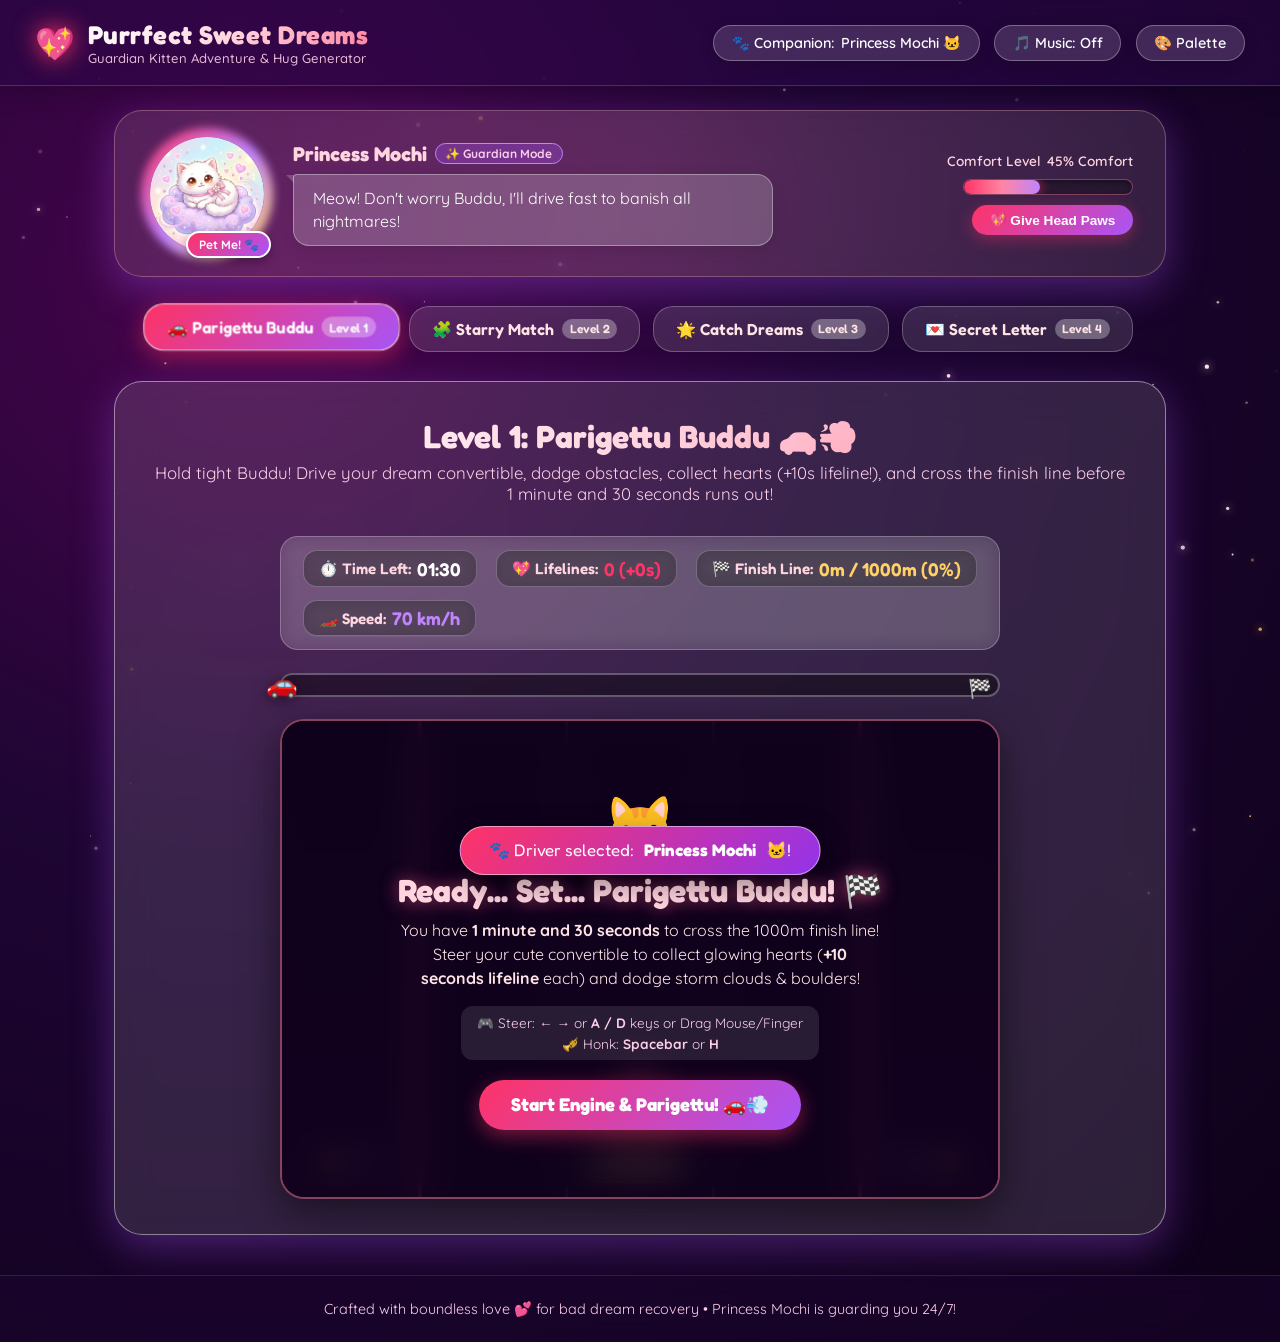
<file: index.html>
<!DOCTYPE html>
<html lang="en">
<head>
  <meta charset="UTF-8">
  <meta name="viewport" content="width=device-width, initial-scale=1.0, maximum-scale=1.0, user-scalable=no">
  <title>Purrfect Sweet Dreams ✨ For Na Buddu</title>
  <meta name="description" content="A comforting, sweet, and playful 2D game created with love to banish bad dreams and bring infinite smiles, cuddles, and sweet purrs.">
  <link rel="stylesheet" href="style.css?v=9">
  <link rel="icon" href="data:image/svg+xml,<svg xmlns='http://www.w3.org/2000/svg' viewBox='0 0 100 100'><text y='.9em' font-size='90'>🐱</text></svg>">
  <style>
    /* Direct Embedded Runner & Modal Styles to prevent browser caching */
    .runner-game-wrapper {
      display: flex !important;
      flex-direction: column !important;
      gap: 1.2rem !important;
      width: 100% !important;
      max-width: 720px !important;
      margin: 0 auto !important;
    }
    .runner-hud {
      display: flex !important;
      flex-direction: row !important;
      justify-content: space-between !important;
      align-items: center !important;
      gap: 0.8rem !important;
      flex-wrap: wrap !important;
      padding: 0.8rem 1.4rem !important;
      background: rgba(255, 255, 255, 0.12) !important;
      border: 1px solid rgba(255, 255, 255, 0.25) !important;
      border-radius: 18px !important;
      backdrop-filter: blur(10px) !important;
    }
    .runner-hud .hud-item {
      display: flex !important;
      align-items: center !important;
      gap: 0.4rem !important;
      font-weight: 600 !important;
      font-size: 0.95rem !important;
      background: rgba(0, 0, 0, 0.35) !important;
      border: 1px solid rgba(255, 255, 255, 0.25) !important;
      padding: 0.4rem 0.9rem !important;
      border-radius: 14px !important;
      color: #fff !important;
      width: auto !important;
    }
    .hud-timer-box.hurry {
      animation: timerPanic 0.8s infinite alternate !important;
      background: rgba(255, 0, 60, 0.5) !important;
      border-color: #ff003c !important;
    }
    .road-progress-track {
      position: relative !important;
      width: 100% !important;
      height: 24px !important;
      background: rgba(0, 0, 0, 0.4) !important;
      border: 2px solid rgba(255, 255, 255, 0.3) !important;
      border-radius: 20px !important;
      overflow: visible !important;
      display: flex !important;
      align-items: center !important;
      margin: 0.2rem 0 !important;
    }
    .road-progress-fill {
      height: 100% !important;
      width: 0% !important;
      background: linear-gradient(90deg, #ff608f, #ffd166) !important;
      border-radius: 20px !important;
      box-shadow: 0 0 14px rgba(255, 96, 143, 0.7) !important;
      transition: width 0.15s ease-out !important;
    }
    .road-progress-car {
      position: absolute !important;
      top: -8px !important;
      left: 0% !important;
      transform: translateX(-50%) !important;
      font-size: 1.6rem !important;
      transition: left 0.15s ease-out !important;
      filter: drop-shadow(0 2px 8px rgba(0,0,0,0.5)) !important;
      pointer-events: none !important;
    }
    .road-progress-flag {
      position: absolute !important;
      right: 6px !important;
      font-size: 1.2rem !important;
      top: 1px !important;
    }
    .runner-canvas-wrapper {
      position: relative !important;
      width: 100% !important;
      height: 480px !important;
      max-height: 70vh !important;
      border-radius: 24px !important;
      overflow: hidden !important;
      border: 2px solid rgba(255, 133, 162, 0.5) !important;
      box-shadow: 0 12px 40px rgba(0, 0, 0, 0.5) !important;
      background: #0d0118 !important;
      margin: 0 auto !important;
    }
    #runner-canvas {
      width: 100% !important;
      height: 100% !important;
      display: block !important;
      cursor: grab !important;
    }
    #runner-canvas:active {
      cursor: grabbing !important;
    }
    .runner-overlay {
      position: absolute !important;
      inset: 0 !important;
      background: rgba(15, 2, 28, 0.88) !important;
      backdrop-filter: blur(14px) !important;
      -webkit-backdrop-filter: blur(14px) !important;
      display: flex !important;
      flex-direction: column !important;
      justify-content: center !important;
      align-items: center !important;
      padding: 1.8rem !important;
      text-align: center !important;
      z-index: 20 !important;
      transition: opacity 0.3s ease, visibility 0.3s ease !important;
    }
    .runner-overlay.hidden {
      opacity: 0 !important;
      visibility: hidden !important;
      pointer-events: none !important;
    }
    .overlay-character-badge {
      font-size: 3.8rem !important;
      margin-bottom: 0.4rem !important;
      animation: catGentleBob 2s infinite ease-in-out !important;
    }
    .overlay-title {
      font-family: var(--font-fun) !important;
      font-size: 2rem !important;
      color: #ffd6e0 !important;
      margin-bottom: 0.5rem !important;
      text-shadow: 0 0 18px rgba(255, 96, 143, 0.6) !important;
    }
    .overlay-desc {
      color: #ffe4e6 !important;
      max-width: 480px !important;
      font-size: 1rem !important;
      line-height: 1.5 !important;
      margin-bottom: 1rem !important;
    }
    .overlay-controls-guide {
      display: flex !important;
      flex-direction: column !important;
      gap: 0.3rem !important;
      font-size: 0.85rem !important;
      color: #fbcfe8 !important;
      background: rgba(255, 255, 255, 0.1) !important;
      padding: 0.5rem 1rem !important;
      border-radius: 12px !important;
      margin-bottom: 1.2rem !important;
    }
    .runner-mobile-controls {
      position: absolute !important;
      bottom: 14px !important;
      left: 0 !important;
      right: 0 !important;
      display: flex !important;
      justify-content: space-between !important;
      padding: 0 1.2rem !important;
      pointer-events: none !important;
      z-index: 10 !important;
    }
    .steer-btn {
      pointer-events: auto !important;
      background: rgba(43, 7, 75, 0.75) !important;
      backdrop-filter: blur(8px) !important;
      border: 1px solid rgba(255, 255, 255, 0.4) !important;
      color: #fff !important;
      font-family: var(--font-fun) !important;
      font-size: 1rem !important;
      padding: 0.6rem 1.3rem !important;
      border-radius: 16px !important;
      cursor: pointer !important;
      box-shadow: 0 6px 20px rgba(0, 0, 0, 0.4) !important;
      transition: transform 0.1s ease, background 0.2s ease !important;
    }
    .steer-btn:active {
      transform: scale(0.92) !important;
      background: var(--primary-pink) !important;
    }
    .steer-honk {
      background: rgba(255, 209, 102, 0.4) !important;
      border-color: #ffd166 !important;
      color: #ffd166 !important;
    }
    .memory-grid {
      display: grid !important;
      grid-template-columns: repeat(5, 1fr) !important;
      gap: 1rem !important;
      max-width: 680px !important;
      margin: 0 auto !important;
    }
    @media (max-width: 640px) {
      .memory-grid {
        grid-template-columns: repeat(4, 1fr) !important;
        gap: 0.75rem !important;
        max-width: 500px !important;
      }
    }
    @media (max-width: 440px) {
      .memory-grid {
        grid-template-columns: repeat(4, 1fr) !important;
        gap: 0.5rem !important;
      }
      .card-face {
        border-radius: 14px !important;
      }
      .card-back::after {
        font-size: 1.6rem !important;
      }
      .card-front {
        font-size: 1.6rem !important;
      }
      .card-label {
        font-size: 0.58rem !important;
      }
    }
  </style></head>
<body>

  <!-- Dynamic Starfield & Heart Trail Canvas -->
  <canvas id="dream-canvas"></canvas>



  <!-- Header Navigation -->
  <header class="app-header">
    <div class="logo-container">
      <span class="logo-heart">💖</span>
      <div>
        <h1 class="brand-title">Purrfect Sweet Dreams</h1>
        <div class="brand-subtitle">Guardian Kitten Adventure & Hug Generator</div>
      </div>
    </div>

    <div class="header-controls">
      <button class="icon-btn" id="character-select-btn" title="Choose animal companion" aria-label="Choose companion">
        🐾 Companion: <span id="current-char-pill">Princess Mochi 🐱</span>
      </button>
      <button class="icon-btn" id="bgm-toggle-btn" title="Toggle cozy lullaby music" aria-label="Toggle music">
        🎵 Music: Off
      </button>
      <button class="icon-btn" id="theme-toggle-btn" title="Switch pastel aesthetic" aria-label="Switch aesthetic">
        🎨 Palette
      </button>
    </div>
  </header>

  <!-- Main Stage Container -->
  <main class="main-stage">

    <!-- Interactive 2D Cat Companion Banner -->
    <section class="cat-companion-wrapper" id="cat-companion-section">
      <div class="companion-left">
        <!-- Interactive Cat Avatar with 2D motion and glow -->
        <div class="cat-avatar-box" id="cat-avatar" title="Click or tap to pet me!">
          <div class="cat-avatar-glow"></div>
          <div class="cat-avatar-inner">
            <img src="assets/cat_hero.jpg" alt="Princess Mochi the Dream Guardian Kitten" id="companion-img" class="cat-avatar-img">
          </div>
          <div class="cat-pet-badge">Pet Me! 🐾</div>
        </div>

        <div class="companion-speech">
          <div class="companion-name">
            <span id="cat-name-display">Princess Mochi</span>
            <span class="status-pill">✨ Guardian Mode</span>
          </div>
          <div class="bubble-dialog" id="cat-speech-text">
            "Meow! Don't worry Buddu, bad dreams are not allowed here! Let's play and turn everything into cotton candy!"
          </div>
        </div>
      </div>

      <div class="companion-right">
        <div class="meter-label">
          <span>Comfort Level</span>
          <span id="happiness-text">45% Comfort</span>
        </div>
        <div class="meter-track">
          <div class="meter-fill" id="happiness-fill"></div>
        </div>
        <button class="pet-btn-quick" id="quick-pet-btn">
          <span>💖 Give Head Paws</span>
        </button>
      </div>
    </section>

    <!-- Stage Navigation Tabs -->
    <nav class="stage-tabs" aria-label="Game navigation">
      <button class="tab-btn active" data-tab="runner">
        <span>🚗 Parigettu Buddu</span>
        <span class="tab-badge">Level 1</span>
      </button>
      <button class="tab-btn" data-tab="memory">
        <span>🧩 Starry Match</span>
        <span class="tab-badge">Level 2</span>
      </button>
      <button class="tab-btn" data-tab="arcade">
        <span>🌟 Catch Dreams</span>
        <span class="tab-badge">Level 3</span>
      </button>
      <button class="tab-btn" data-tab="vault">
        <span>💌 Secret Letter</span>
        <span class="tab-badge">Level 4</span>
      </button>
    </nav>

    <!-- Stage Panels Content -->
    <section class="stage-content">

      <!-- ==============================================
           PANEL 1: Parigettu Buddu (Car Runner Game)
           ============================================== -->
      <article class="game-panel active" id="panel-runner">
        <div class="panel-header">
          <h2>Level 1: Parigettu Buddu 🚗💨</h2>
          <p>Hold tight Buddu! Drive your dream convertible, dodge obstacles, collect hearts (+10s lifeline!), and cross the finish line before 1 minute and 30 seconds runs out!</p>
        </div>

        <div class="runner-game-wrapper">
          <!-- Runner HUD -->
          <div class="runner-hud">
            <div class="hud-item hud-timer-box" id="runner-timer-box">
              <span class="hud-label">⏱️ Time Left:</span>
              <span class="hud-value" id="runner-timer-val">01:30</span>
            </div>
            <div class="hud-item">
              <span class="hud-label">💖 Lifelines:</span>
              <span class="hud-value" id="runner-hearts-val" style="color: #ff3366;">0 (+0s)</span>
            </div>
            <div class="hud-item">
              <span class="hud-label">🏁 Finish Line:</span>
              <span class="hud-value" id="runner-distance-val" style="color: #ffd166;">0m / 1000m (0%)</span>
            </div>
            <div class="hud-item">
              <span class="hud-label">🏎️ Speed:</span>
              <span class="hud-value" id="runner-speed-val" style="color: #c084fc;">70 km/h</span>
            </div>
          </div>

          <!-- Road Distance Progress Track -->
          <div class="road-progress-track">
            <div class="road-progress-fill" id="road-progress-fill" style="width: 0%;"></div>
            <div class="road-progress-car" id="road-progress-car">🚗</div>
            <div class="road-progress-flag">🏁</div>
          </div>

          <!-- Interactive Canvas Stage -->
          <div class="runner-canvas-wrapper" id="runner-canvas-wrapper">
            <canvas id="runner-canvas"></canvas>

            <!-- Pre-race / Pause / Finish Overlay -->
            <div class="runner-overlay" id="runner-overlay">
              <div class="overlay-character-badge" id="runner-overlay-driver">🐱</div>
              <h3 class="overlay-title" id="runner-overlay-title">Ready... Set... Parigettu Buddu! 🏁</h3>
              <p class="overlay-desc" id="runner-overlay-desc">
                You have <strong>1 minute and 30 seconds</strong> to cross the 1000m finish line! Steer your cute convertible to collect glowing hearts (<strong>+10 seconds lifeline</strong> each) and dodge storm clouds & boulders!
              </p>
              <div class="overlay-controls-guide">
                <span>🎮 Steer: <strong>← →</strong> or <strong>A / D</strong> keys or Drag Mouse/Finger</span>
                <span>🎺 Honk: <strong>Spacebar</strong> or <strong>H</strong></span>
              </div>
              <button class="action-btn" id="runner-start-btn" onclick="startRunnerGame()">
                Start Engine & Parigettu! 🚗💨
              </button>
            </div>

            <!-- On-screen Steer Controls for Mobile & Quick Play -->
            <div class="runner-mobile-controls">
              <button class="steer-btn" id="steer-left-btn" aria-label="Steer Left">◀️ Left</button>
              <button class="steer-btn steer-honk" id="steer-honk-btn" aria-label="Honk Horn">🎺 Beep!</button>
              <button class="steer-btn" id="steer-right-btn" aria-label="Steer Right">Right ▶️</button>
            </div>
          </div>
        </div>
      </article>

      <!-- ==============================================
           PANEL 2: Cozy Memory Match Puzzle
           ============================================== -->
      <article class="game-panel" id="panel-memory">
        <div class="panel-header">
          <h2>Level 2: The Constellation Match</h2>
          <p>Flip and match the cozy dream items to align the stars of peace and love!</p>
        </div>

        <div class="memory-stats">
          <div class="stat-pill">
            <span>Moves:</span>
            <span id="memory-moves" style="color: #ffd166;">0</span>
          </div>
          <div class="stat-pill">
            <span>Pairs Aligned:</span>
            <span id="memory-matches" style="color: #ff85a2;">0 / 10</span>
          </div>
        </div>

        <div class="memory-grid" id="memory-grid">
          <!-- Dynamically populated via JS -->
        </div>
      </article>

      <!-- ==============================================
           PANEL 3: Catch The Sweet Dreams (Hard Mode!)
           ============================================== -->
      <article class="game-panel" id="panel-arcade">
        <div class="panel-header">
          <h2>Level 3: Catch The Sweet Dreams 🌟</h2>
          <p>Challenging Dream Flight! Catch stars and sweets to reach <strong>500 points</strong>. You have <strong>3 Lives</strong>! Dodge lightning bolts, storm clouds & nightmare spikes or lose a life!</p>
        </div>

        <div class="game-canvas-wrapper">
          <div class="arcade-hud">
            <div class="hud-item">
              <span>⭐ Dream Score:</span>
              <span id="arcade-score-val" style="color: #ffd166;">0 / 500</span>
            </div>
            <div class="hud-item">
              <span>❤️ Lives:</span>
              <span id="arcade-lives-display" style="font-size: 1.25rem; letter-spacing: 2px;">❤️❤️❤️</span>
            </div>
            <div class="hud-item">
              <span>⚡ Speed Tempo:</span>
              <span id="arcade-speed-display" style="color: #ff85a2;">Gentle Breeze</span>
            </div>
          </div>

          <div class="arcade-overlay" id="arcade-overlay">
            <div style="font-size: 3rem; margin-bottom: 0.4rem;">🌟⚡🐾</div>
            <h3 style="font-family: var(--font-fun); font-size: 2rem; color: #ffd6e0; margin-bottom: 0.6rem;">
              Ready for Level 3: Star Glider?
            </h3>
            <p style="color: #fff; max-width: 460px; margin-bottom: 1.4rem; font-size: 1.05rem; line-height: 1.5;">
              Reach <strong>500 Points</strong> to unlock the Secret Letter! You have <strong>3 Lives</strong> ❤️❤️❤️. Starts slow and speeds up rapidly! <strong>Dodge all dark storm obstacles</strong>—each hit deducts 1 life!
            </p>
            <button class="action-btn" id="arcade-start-btn">
              Glide Into The Stars! 🚀
            </button>
          </div>

          <canvas id="arcade-canvas"></canvas>
        </div>
      </article>

      <!-- ==============================================
           PANEL 4: The Secret Love Note & Comfort Vault
           ============================================== -->
      <article class="game-panel" id="panel-vault">
        <div class="panel-header">
          <h2>Level 4: Secret Letter 💕</h2>
          <p>The finish line of love: your private, heartfelt letter from the bottom of my heart.</p>
        </div>

        <div class="vault-container">
          <!-- Heartwarming Customizable Love Letter -->
          <div class="love-letter-envelope">
            <div style="display: flex; justify-content: space-between; align-items: center; margin-bottom: 0.5rem;">
              <span class="letter-badge">💌 Sealed With Endless Love</span>
              <button class="icon-btn" id="edit-note-btn" style="font-size: 0.8rem; padding: 0.3rem 0.8rem;" title="Personalize this letter">
                ✏️ Edit Note
              </button>
            </div>

            <h3 class="letter-title">To My Sweetest <span id="girlfriend-display-name">Buddu</span> 💕</h3>

            <div class="letter-content" id="letter-body-text">Hey Buddu,

You did it! You made it all the way to the end. You just proved you can conquer any level, and I know that whatever life throws at us, we’ll always level up together. 

I am so incredibly grateful for you, for always clearing things with me, and for simply being who you are. You're the best yr, i stg im so glad that i meet you and yeah im sorry for everything and thank you for being with me, and my love for you is completely real.

Thank you baba for playing, but most importantly, thank you for being my person. I love you endlessly, Na Buddu!</div>

            <div class="letter-author">Forever Yours, With All My Heart 💕</div>
          </div>
        </div>
      </article>

    </section>
  </main>

  <!-- Sweet Toast Notifications -->
  <aside class="toast-notice" id="toast-notice" aria-live="polite">
    ✨ Welcome to your cozy dream sanctuary!
  </aside>

  <!-- Universal Defeat Screen (" YEAH, WHAAATEVER") -->
  <div class="defeat-overlay" id="defeat-modal" style="display: none;" role="dialog" aria-modal="true" aria-labelledby="defeat-title-el">
    <div class="defeat-card">
      <div class="defeat-decor-row">
        <span class="defeat-badge">Defeat? Impossible! 💅</span>
      </div>
      <div class="defeat-emoji-box" id="defeat-emoji-box">
        <div class="defeat-sticker" id="defeat-sticker">🙄</div>
      </div>
      <h2 class="defeat-title" id="defeat-title-el"> YEAH, WHAAATEVER</h2>
      <div class="defeat-speech-bubble" id="defeat-speech-bubble">
        "I wasn't trying anyway! It was just a warm-up rehearsal!"
      </div>
      <p class="defeat-msg" id="defeat-msg">
        Buddu didn't lose! The dream realm was just not ready for her absolute cuteness and speed! 💕
      </p>
      <div class="defeat-actions">
        <button class="action-btn retry-btn" id="defeat-retry-btn">
          ✨ Try Again Buddu! 💕
        </button>
        <button class="icon-btn" id="defeat-char-btn">
          🐾 Switch Companion
        </button>
      </div>
    </div>
  </div>

  <!-- Character Selection Modal -->
  <div class="character-modal-overlay" id="character-modal" style="display: none;" role="dialog" aria-modal="true">
    <div class="character-modal-card">
      <div class="modal-header">
        <div style="display: flex; align-items: center; gap: 0.6rem;">
          <span style="font-size: 1.8rem;">🐾</span>
          <div>
            <h3 style="font-family: var(--font-fun); font-size: 1.5rem; color: #ffd6e0;">Choose Buddu's Companion</h3>
            <div style="font-size: 0.85rem; color: #fbcfe8;">Select who drives your car in Parigettu Buddu!</div>
          </div>
        </div>
        <button class="modal-close-btn" id="close-character-modal-btn" aria-label="Close character modal">✕</button>
      </div>

      <div class="character-selection-grid" id="character-selection-grid">
        <!-- Dynamically rendered via JS -->
      </div>
    </div>
  </div>

  <!-- Edit Note Modal (For Personalization) -->
  <div id="edit-note-modal" style="display: none; position: fixed; inset: 0; background: rgba(15, 2, 28, 0.85); backdrop-filter: blur(10px); z-index: 2000; justify-content: center; align-items: center; padding: 1.5rem;">
    <div style="background: linear-gradient(135deg, #2b0938, #5b134b); border: 2px solid #ff85a2; border-radius: 24px; padding: 2rem; max-width: 520px; width: 100%; box-shadow: 0 15px 50px rgba(0,0,0,0.5);">
      <h3 style="font-family: var(--font-fun); font-size: 1.5rem; color: #ffd6e0; margin-bottom: 1rem;">
        💌 Personalize Your Love Message
      </h3>
      <div style="margin-bottom: 1rem;">
        <label for="girlfriend-name-input" style="display: block; font-size: 0.9rem; color: #fbcfe8; margin-bottom: 0.4rem; font-weight: 600;">Her Pet Name / Nickname:</label>
        <input id="girlfriend-name-input" type="text" style="width: 100%; padding: 0.7rem 1rem; border-radius: 12px; border: 1px solid rgba(255,255,255,0.3); background: rgba(0,0,0,0.25); color: #fff; font-size: 1rem; font-family: var(--font-main);" placeholder="e.g. My Princess, Sweet Angel, Honeybun...">
      </div>
      <div style="margin-bottom: 1.5rem;">
        <label for="note-textarea-input" style="display: block; font-size: 0.9rem; color: #fbcfe8; margin-bottom: 0.4rem; font-weight: 600;">Custom Heartfelt Note:</label>
        <textarea id="note-textarea-input" rows="6" style="width: 100%; padding: 0.8rem 1rem; border-radius: 14px; border: 1px solid rgba(255,255,255,0.3); background: rgba(0,0,0,0.25); color: #fff; font-size: 0.95rem; line-height: 1.5; font-family: var(--font-main); resize: vertical;"></textarea>
      </div>
      <div style="display: flex; justify-content: flex-end; gap: 0.8rem;">
        <button class="icon-btn" id="close-note-btn">Cancel</button>
        <button class="action-btn" id="save-note-btn" style="padding: 0.6rem 1.5rem;">Save & Display 💕</button>
      </div>
    </div>
  </div>

  <!-- App Footer -->
  <footer class="app-footer">
    Crafted with boundless love 💕 for bad dream recovery • Princess Mochi is guarding you 24/7!
  </footer>

  <!-- Scripts -->
  <script src="audio.js?v=9"></script>
  <script src="game.js?v=9"></script>
</body>
</html>
</file>
<file: style.css>
@import url('https://fonts.googleapis.com/css2?family=Fredoka:wght@400;500;600;700&family=Pacifico&family=Quicksand:wght@400;500;600;700&display=swap');

:root {
  --primary-pink: #ff608f;
  --secondary-pink: #ff85a2;
  --blush-pink: #ffd6e0;
  --romantic-red: #ff3366;
  --candy-red: #e61c5d;
  --soft-purple: #c084fc;
  --vibrant-purple: #a855f7;
  --deep-purple: #3b0764;
  --midnight-purple: #1e0533;
  --gold-glow: #ffd166;
  --card-bg: rgba(255, 255, 255, 0.16);
  --card-border: rgba(255, 255, 255, 0.45);
  --glass-shadow: 0 12px 40px 0 rgba(168, 85, 247, 0.35);
  --text-white: #ffffff;
  --text-pastel: #ffe4e6;
  --font-main: 'Quicksand', -apple-system, BlinkMacSystemFont, sans-serif;
  --font-fun: 'Fredoka', cursive, sans-serif;
  --font-cursive: 'Pacifico', cursive;
  --transition-smooth: all 0.35s cubic-bezier(0.34, 1.56, 0.64, 1);
}

/* Theme 2: Cotton Candy Sunset */
[data-theme="cotton-candy"] {
  --midnight-purple: #34103f;
  --deep-purple: #5c1860;
  --vibrant-purple: #c026d3;
  --primary-pink: #f43f5e;
  --card-bg: rgba(255, 240, 245, 0.22);
}

/* Theme 3: Strawberry Velvet */
[data-theme="strawberry"] {
  --midnight-purple: #2e051b;
  --deep-purple: #6a0b32;
  --vibrant-purple: #be123c;
  --primary-pink: #fb7185;
  --romantic-red: #e11d48;
}

* {
  box-sizing: border-box;
  margin: 0;
  padding: 0;
  -webkit-tap-highlight-color: transparent;
  user-select: none;
}

body {
  font-family: var(--font-main);
  background: radial-gradient(circle at 20% 20%, #4a044e 0%, #1e0533 40%, #0d0118 100%);
  color: var(--text-white);
  min-height: 100vh;
  overflow-x: hidden;
  position: relative;
  display: flex;
  flex-direction: column;
  justify-content: space-between;
}

/* Dynamic Interactive Starfield Canvas */
#dream-canvas {
  position: fixed;
  top: 0;
  left: 0;
  width: 100vw;
  height: 100vh;
  z-index: 0;
  pointer-events: none;
}

/* App Header & Dream Bar */
.app-header {
  position: relative;
  z-index: 10;
  display: flex;
  justify-content: space-between;
  align-items: center;
  padding: 1.2rem 2.2rem;
  backdrop-filter: blur(14px);
  -webkit-backdrop-filter: blur(14px);
  background: rgba(43, 7, 75, 0.45);
  border-bottom: 1px solid rgba(255, 133, 162, 0.25);
  box-shadow: 0 4px 30px rgba(0, 0, 0, 0.2);
}

.logo-container {
  display: flex;
  align-items: center;
  gap: 0.8rem;
}

.logo-heart {
  font-size: 2rem;
  animation: heartPulse 1.4s ease-in-out infinite;
  display: inline-block;
  filter: drop-shadow(0 0 12px var(--romantic-red));
}

.brand-title {
  font-family: var(--font-fun);
  font-size: 1.6rem;
  font-weight: 700;
  background: linear-gradient(135deg, #ffffff 0%, #ffd6e0 50%, #ff85a2 100%);
  -webkit-background-clip: text;
  -webkit-text-fill-color: transparent;
  letter-spacing: 0.5px;
}

.brand-subtitle {
  font-size: 0.82rem;
  color: #fbcfe8;
  font-weight: 500;
  opacity: 0.9;
}

.header-controls {
  display: flex;
  align-items: center;
  gap: 0.9rem;
}

.icon-btn {
  background: rgba(255, 255, 255, 0.14);
  border: 1px solid rgba(255, 255, 255, 0.3);
  color: #fff;
  border-radius: 50px;
  padding: 0.5rem 1.1rem;
  font-family: var(--font-main);
  font-weight: 600;
  font-size: 0.9rem;
  cursor: pointer;
  display: flex;
  align-items: center;
  gap: 0.4rem;
  transition: var(--transition-smooth);
  backdrop-filter: blur(8px);
  box-shadow: 0 4px 15px rgba(0, 0, 0, 0.15);
}

.icon-btn:hover {
  background: rgba(255, 105, 180, 0.35);
  border-color: #ff85a2;
  transform: translateY(-2px) scale(1.05);
  box-shadow: 0 6px 20px rgba(255, 105, 180, 0.4);
}

.icon-btn:active {
  transform: translateY(1px) scale(0.97);
}

/* Cozy Bad Dream Comfort Banner */
.comfort-banner {
  position: relative;
  z-index: 10;
  background: linear-gradient(90deg, rgba(255, 51, 102, 0.35), rgba(168, 85, 247, 0.4), rgba(255, 51, 102, 0.35));
  border-bottom: 1px solid rgba(255, 255, 255, 0.2);
  padding: 0.6rem 1.5rem;
  text-align: center;
  font-size: 0.95rem;
  font-weight: 600;
  color: #fff;
  display: flex;
  justify-content: center;
  align-items: center;
  gap: 0.6rem;
  animation: bannerGlow 4s ease-in-out infinite alternate;
}

.comfort-banner span.tag {
  background: #ff3366;
  padding: 0.2rem 0.6rem;
  border-radius: 20px;
  font-size: 0.75rem;
  text-transform: uppercase;
  letter-spacing: 0.5px;
  box-shadow: 0 0 10px rgba(255, 51, 102, 0.6);
}

/* Main Container Layout */
.main-stage {
  position: relative;
  z-index: 5;
  width: 100%;
  max-width: 1100px;
  margin: 1.5rem auto 2.5rem;
  padding: 0 1.5rem;
  display: flex;
  flex-direction: column;
  gap: 1.8rem;
}

/* Companion Status & Interactive Character Bar */
.cat-companion-wrapper {
  background: rgba(255, 255, 255, 0.1);
  backdrop-filter: blur(18px);
  -webkit-backdrop-filter: blur(18px);
  border: 1px solid rgba(255, 182, 193, 0.35);
  border-radius: 28px;
  padding: 1.4rem 2rem;
  display: flex;
  align-items: center;
  justify-content: space-between;
  box-shadow: var(--glass-shadow);
  position: relative;
  overflow: hidden;
  transition: var(--transition-smooth);
}

.cat-companion-wrapper::before {
  content: '';
  position: absolute;
  top: -50%;
  left: -50%;
  width: 200%;
  height: 200%;
  background: radial-gradient(circle, rgba(255, 105, 180, 0.15) 0%, transparent 60%);
  pointer-events: none;
  animation: auraRotate 12s linear infinite;
}

.companion-left {
  display: flex;
  align-items: center;
  gap: 1.6rem;
  position: relative;
  z-index: 2;
}

/* The Animated 2D Cat Avatar Box */
.cat-avatar-box {
  width: 120px;
  height: 120px;
  border-radius: 50%;
  position: relative;
  cursor: pointer;
  perspective: 600px;
  flex-shrink: 0;
}

.cat-avatar-glow {
  position: absolute;
  inset: -6px;
  border-radius: 50%;
  background: linear-gradient(135deg, #ff3366, #c084fc, #ffd166);
  z-index: 1;
  animation: glowSpin 6s linear infinite;
  filter: blur(4px);
}

.cat-avatar-inner {
  position: absolute;
  inset: 3px;
  border-radius: 50%;
  overflow: hidden;
  background: #3b0764;
  z-index: 2;
  box-shadow: inset 0 0 15px rgba(255, 105, 180, 0.5);
  transition: transform 0.4s cubic-bezier(0.34, 1.56, 0.64, 1);
}

.cat-avatar-img {
  width: 100%;
  height: 100%;
  object-fit: cover;
  transition: transform 0.3s ease;
  animation: catGentleBob 3.5s ease-in-out infinite;
}

.cat-avatar-box:hover .cat-avatar-inner {
  transform: scale(1.08) rotate(3deg);
}

.cat-avatar-box:active .cat-avatar-inner {
  transform: scale(0.95);
}

.cat-pet-badge {
  position: absolute;
  bottom: -4px;
  right: -4px;
  background: linear-gradient(135deg, #ff3366, #a855f7);
  color: white;
  font-size: 0.75rem;
  font-weight: 700;
  padding: 0.25rem 0.65rem;
  border-radius: 20px;
  border: 2px solid white;
  box-shadow: 0 4px 10px rgba(0, 0, 0, 0.3);
  z-index: 3;
  animation: heartPulse 1.8s infinite;
  white-space: nowrap;
}

/* Cat Dialog & Comfort Talk */
.companion-speech {
  position: relative;
  z-index: 2;
}

.companion-name {
  display: flex;
  align-items: center;
  gap: 0.5rem;
  font-family: var(--font-fun);
  font-size: 1.25rem;
  font-weight: 700;
  color: #ffd6e0;
}

.status-pill {
  font-size: 0.75rem;
  font-family: var(--font-main);
  background: rgba(168, 85, 247, 0.3);
  border: 1px solid #c084fc;
  padding: 0.15rem 0.6rem;
  border-radius: 12px;
  color: #fbcfe8;
  display: inline-flex;
  align-items: center;
  gap: 0.3rem;
}

.bubble-dialog {
  margin-top: 0.5rem;
  background: rgba(255, 255, 255, 0.2);
  border: 1px solid rgba(255, 255, 255, 0.35);
  border-radius: 16px;
  border-top-left-radius: 4px;
  padding: 0.75rem 1.2rem;
  font-size: 1rem;
  line-height: 1.45;
  color: #fff;
  max-width: 480px;
  position: relative;
  box-shadow: 0 4px 15px rgba(0, 0, 0, 0.1);
  transition: var(--transition-smooth);
}

.bubble-dialog::before {
  content: '';
  position: absolute;
  top: 0;
  left: -8px;
  width: 0;
  height: 0;
  border-top: 8px solid rgba(255, 255, 255, 0.2);
  border-left: 8px solid transparent;
}

/* Companion Right: Cuddle & Happiness Meter */
.companion-right {
  display: flex;
  flex-direction: column;
  align-items: flex-end;
  gap: 0.6rem;
  position: relative;
  z-index: 2;
}

.meter-label {
  font-size: 0.85rem;
  font-weight: 600;
  color: #ffd6e0;
  display: flex;
  align-items: center;
  gap: 0.4rem;
}

.meter-track {
  width: 170px;
  height: 16px;
  background: rgba(0, 0, 0, 0.3);
  border: 1px solid rgba(255, 133, 162, 0.4);
  border-radius: 10px;
  overflow: hidden;
  position: relative;
  box-shadow: inset 0 2px 5px rgba(0,0,0,0.4);
}

.meter-fill {
  width: 35%;
  height: 100%;
  background: linear-gradient(90deg, #ff3366, #ff85a2, #c084fc);
  border-radius: 10px;
  transition: width 0.5s cubic-bezier(0.34, 1.56, 0.64, 1);
  position: relative;
  box-shadow: 0 0 12px rgba(255, 51, 102, 0.8);
}

.pet-btn-quick {
  background: linear-gradient(135deg, #ff3366, #a855f7);
  border: none;
  color: white;
  padding: 0.45rem 1.1rem;
  border-radius: 20px;
  font-weight: 700;
  font-size: 0.85rem;
  cursor: pointer;
  display: flex;
  align-items: center;
  gap: 0.4rem;
  box-shadow: 0 4px 15px rgba(255, 51, 102, 0.4);
  transition: var(--transition-smooth);
}

.pet-btn-quick:hover {
  transform: translateY(-2px) scale(1.05);
  box-shadow: 0 6px 20px rgba(255, 51, 102, 0.6);
}

/* Nav Tabs / Journey Stages */
.stage-tabs {
  display: flex;
  justify-content: center;
  gap: 0.8rem;
  flex-wrap: wrap;
}

.tab-btn {
  background: rgba(255, 255, 255, 0.12);
  border: 1px solid rgba(255, 255, 255, 0.25);
  color: #ffe4e6;
  padding: 0.75rem 1.4rem;
  border-radius: 20px;
  font-family: var(--font-fun);
  font-size: 1rem;
  font-weight: 600;
  cursor: pointer;
  display: flex;
  align-items: center;
  gap: 0.5rem;
  transition: var(--transition-smooth);
  backdrop-filter: blur(10px);
}

.tab-btn:hover {
  background: rgba(255, 105, 180, 0.25);
  border-color: #ff85a2;
  transform: translateY(-2px);
  color: #fff;
}

.tab-btn.active {
  background: linear-gradient(135deg, #ff3366 0%, #a855f7 100%);
  border-color: #ffd6e0;
  color: #ffffff;
  box-shadow: 0 6px 24px rgba(255, 51, 102, 0.5);
  transform: translateY(-2px) scale(1.03);
}

.tab-badge {
  background: rgba(255, 255, 255, 0.3);
  font-size: 0.75rem;
  padding: 0.15rem 0.45rem;
  border-radius: 10px;
}

/* Stage Panels */
.stage-content {
  position: relative;
  min-height: 440px;
}

.game-panel {
  display: none;
  background: rgba(255, 255, 255, 0.12);
  backdrop-filter: blur(20px);
  -webkit-backdrop-filter: blur(20px);
  border: 1px solid var(--card-border);
  border-radius: 28px;
  padding: 2.2rem;
  box-shadow: var(--glass-shadow);
  animation: panelFadeIn 0.5s cubic-bezier(0.16, 1, 0.3, 1) forwards;
}

.game-panel.active {
  display: block;
}

/* Section Header */
.panel-header {
  text-align: center;
  margin-bottom: 2rem;
}

.panel-header h2 {
  font-family: var(--font-fun);
  font-size: 2rem;
  background: linear-gradient(135deg, #ffffff, #ffd6e0, #ff85a2);
  -webkit-background-clip: text;
  -webkit-text-fill-color: transparent;
  margin-bottom: 0.4rem;
}

.panel-header p {
  color: #fbcfe8;
  font-size: 1.05rem;
}

/* ========================================================
   LEVEL 1: The Sweet Dream Quiz Styles
   ======================================================== */
.quiz-container {
  max-width: 680px;
  margin: 0 auto;
}

.quiz-progress-bar {
  display: flex;
  justify-content: space-between;
  align-items: center;
  margin-bottom: 1.5rem;
}

.quiz-steps {
  display: flex;
  gap: 0.5rem;
}

.step-dot {
  width: 32px;
  height: 8px;
  background: rgba(255, 255, 255, 0.2);
  border-radius: 4px;
  transition: var(--transition-smooth);
}

.step-dot.active {
  background: #ff3366;
  box-shadow: 0 0 10px #ff3366;
  width: 48px;
}

.step-dot.completed {
  background: #a855f7;
}

.quiz-card {
  background: rgba(255, 255, 255, 0.14);
  border: 1px solid rgba(255, 255, 255, 0.3);
  border-radius: 24px;
  padding: 2rem;
  box-shadow: 0 10px 30px rgba(0,0,0,0.15);
  margin-bottom: 1.5rem;
}

.question-text {
  font-family: var(--font-fun);
  font-size: 1.45rem;
  color: #fff;
  text-align: center;
  line-height: 1.4;
  margin-bottom: 1.8rem;
}

.options-grid {
  display: grid;
  grid-template-columns: 1fr 1fr;
  gap: 1rem;
}

@media (max-width: 600px) {
  .options-grid {
    grid-template-columns: 1fr;
  }
}

.option-btn {
  background: rgba(255, 255, 255, 0.15);
  border: 2px solid rgba(255, 255, 255, 0.3);
  color: #fff;
  border-radius: 18px;
  padding: 1.2rem 1.4rem;
  font-family: var(--font-main);
  font-size: 1.05rem;
  font-weight: 600;
  cursor: pointer;
  display: flex;
  align-items: center;
  gap: 0.8rem;
  text-align: left;
  transition: var(--transition-smooth);
  box-shadow: 0 4px 15px rgba(0, 0, 0, 0.1);
}

.option-btn .opt-icon {
  font-size: 1.4rem;
  flex-shrink: 0;
}

.option-btn:hover {
  background: rgba(255, 105, 180, 0.3);
  border-color: #ff85a2;
  transform: translateY(-3px) scale(1.02);
  box-shadow: 0 8px 25px rgba(255, 51, 102, 0.35);
}

.option-btn.selected {
  background: linear-gradient(135deg, #ff3366, #a855f7);
  border-color: #ffd6e0;
  box-shadow: 0 0 25px rgba(255, 51, 102, 0.7);
  transform: scale(1.04);
}

.quiz-feedback {
  min-height: 70px;
  margin-top: 1.2rem;
  background: rgba(255, 255, 255, 0.2);
  border-radius: 18px;
  padding: 1rem 1.4rem;
  display: flex;
  align-items: center;
  gap: 1rem;
  font-size: 1.05rem;
  line-height: 1.4;
  display: none;
  animation: feedbackBounce 0.4s ease;
}

.quiz-nav-btns {
  display: flex;
  justify-content: flex-end;
  margin-top: 1.5rem;
}

.action-btn {
  background: linear-gradient(135deg, #ff3366 0%, #a855f7 100%);
  border: none;
  color: #fff;
  font-family: var(--font-fun);
  font-size: 1.15rem;
  font-weight: 700;
  padding: 0.85rem 2rem;
  border-radius: 30px;
  cursor: pointer;
  display: inline-flex;
  align-items: center;
  gap: 0.6rem;
  box-shadow: 0 6px 20px rgba(255, 51, 102, 0.45);
  transition: var(--transition-smooth);
}

.action-btn:hover {
  transform: translateY(-3px) scale(1.05);
  box-shadow: 0 10px 30px rgba(255, 51, 102, 0.65);
}

.action-btn:active {
  transform: translateY(1px) scale(0.98);
}

/* ========================================================
   LEVEL 2: Cozy Memory Match Puzzle
   ======================================================== */
.memory-stats {
  display: flex;
  justify-content: center;
  gap: 2rem;
  margin-bottom: 1.5rem;
  font-weight: 600;
  font-size: 1.1rem;
}

.stat-pill {
  background: rgba(255, 255, 255, 0.15);
  border: 1px solid rgba(255, 255, 255, 0.3);
  padding: 0.4rem 1.2rem;
  border-radius: 20px;
  display: flex;
  align-items: center;
  gap: 0.5rem;
}

.memory-grid {
  display: grid;
  grid-template-columns: repeat(5, 1fr);
  gap: 1rem;
  max-width: 680px;
  margin: 0 auto;
  perspective: 1000px;
}

@media (max-width: 640px) {
  .memory-grid {
    grid-template-columns: repeat(4, 1fr);
    gap: 0.75rem;
    max-width: 500px;
  }
}

@media (max-width: 440px) {
  .memory-grid {
    grid-template-columns: repeat(4, 1fr);
    gap: 0.5rem;
  }
  .card-face {
    border-radius: 14px;
  }
  .card-back::after {
    font-size: 1.6rem;
  }
  .card-front {
    font-size: 1.6rem;
  }
  .card-label {
    font-size: 0.58rem;
  }
}

.memory-card {
  aspect-ratio: 1 / 1;
  cursor: pointer;
  position: relative;
  transform-style: preserve-3d;
  transition: transform 0.6s cubic-bezier(0.34, 1.56, 0.64, 1);
  border-radius: 20px;
}

.memory-card.flipped {
  transform: rotateY(180deg);
}

.memory-card.matched {
  transform: rotateY(180deg) scale(0.96);
  pointer-events: none;
  animation: cardMatchedPulse 1.2s infinite alternate;
}

.card-face {
  position: absolute;
  inset: 0;
  width: 100%;
  height: 100%;
  border-radius: 20px;
  backface-visibility: hidden;
  -webkit-backface-visibility: hidden;
  display: flex;
  flex-direction: column;
  align-items: center;
  justify-content: center;
  box-shadow: 0 8px 25px rgba(0, 0, 0, 0.18);
}

.card-front {
  background: linear-gradient(135deg, rgba(255, 255, 255, 0.25), rgba(255, 105, 180, 0.35));
  border: 2px solid rgba(255, 255, 255, 0.5);
  font-size: 2.2rem;
  transform: rotateY(180deg);
}

.card-front img {
  width: 80%;
  height: 80%;
  object-fit: cover;
  border-radius: 14px;
}

.card-label {
  font-size: 0.72rem;
  font-weight: 700;
  color: #fff;
  margin-top: 4px;
}

.card-back {
  background: linear-gradient(135deg, #a855f7 0%, #ff3366 100%);
  border: 2px solid rgba(255, 255, 255, 0.6);
  font-size: 2rem;
  color: #fff;
}

.card-back::after {
  content: '🐾';
  font-size: 2.2rem;
  filter: drop-shadow(0 2px 5px rgba(0,0,0,0.3));
  animation: pawWiggle 3s ease-in-out infinite;
}

.memory-card:hover:not(.flipped):not(.matched) {
  transform: translateY(-4px) scale(1.04);
}

/* ========================================================
   LEVEL 3: Catch The Sweet Dreams Mini-Game
   ======================================================== */
.game-canvas-wrapper {
  position: relative;
  max-width: 720px;
  height: 420px;
  margin: 0 auto;
  border-radius: 24px;
  overflow: hidden;
  border: 2px solid rgba(255, 182, 193, 0.5);
  box-shadow: 0 12px 35px rgba(0, 0, 0, 0.3);
  background: radial-gradient(circle at 50% 30%, #3b0764 0%, #1e0533 70%, #120224 100%);
}

#arcade-canvas {
  width: 100%;
  height: 100%;
  display: block;
}

.arcade-overlay {
  position: absolute;
  inset: 0;
  background: rgba(30, 5, 51, 0.75);
  backdrop-filter: blur(8px);
  display: flex;
  flex-direction: column;
  justify-content: center;
  align-items: center;
  text-align: center;
  padding: 1.5rem;
  z-index: 10;
  transition: opacity 0.3s ease;
}

.arcade-overlay.hidden {
  opacity: 0;
  pointer-events: none;
}

.arcade-hud {
  position: absolute;
  top: 15px;
  left: 20px;
  right: 20px;
  display: flex;
  justify-content: space-between;
  align-items: center;
  z-index: 5;
  pointer-events: none;
}

.hud-item {
  background: rgba(0, 0, 0, 0.4);
  backdrop-filter: blur(8px);
  padding: 0.35rem 0.9rem;
  border-radius: 18px;
  border: 1px solid rgba(255, 255, 255, 0.3);
  font-family: var(--font-fun);
  font-size: 1.05rem;
  color: #fff;
  display: flex;
  align-items: center;
  gap: 0.4rem;
}

/* ========================================================
   LEVEL 4: The Secret Love Note & Comfort Vault
   ======================================================== */
.vault-container {
  max-width: 680px;
  margin: 0 auto;
  text-align: center;
}

.love-letter-envelope {
  background: rgba(255, 255, 255, 0.16);
  border: 2px solid rgba(255, 182, 193, 0.45);
  border-radius: 28px;
  padding: 2.2rem 2.4rem;
  box-shadow: 0 15px 45px rgba(255, 51, 102, 0.25);
  position: relative;
  text-align: left;
  backdrop-filter: blur(20px);
}

.letter-badge {
  display: inline-flex;
  align-items: center;
  gap: 0.5rem;
  background: linear-gradient(135deg, #ff3366, #a855f7);
  padding: 0.4rem 1rem;
  border-radius: 20px;
  font-size: 0.85rem;
  font-weight: 700;
  margin-bottom: 1.2rem;
  box-shadow: 0 4px 12px rgba(255, 51, 102, 0.4);
}

.letter-title {
  font-family: var(--font-fun);
  font-size: 1.8rem;
  color: #fff;
  margin-bottom: 1.2rem;
}

.letter-content {
  font-size: 1.12rem;
  line-height: 1.7;
  color: #ffe4e6;
  white-space: pre-line;
  margin-bottom: 1.6rem;
  background: rgba(0, 0, 0, 0.15);
  padding: 1.4rem;
  border-radius: 18px;
  border-left: 4px solid #ff3366;
}

.letter-author {
  font-family: var(--font-cursive);
  font-size: 1.6rem;
  color: #ffd166;
  text-align: right;
  margin-top: 0.8rem;
}

.coupons-grid {
  display: grid;
  grid-template-columns: repeat(3, 1fr);
  gap: 1rem;
  margin-top: 1.8rem;
}

@media (max-width: 600px) {
  .coupons-grid {
    grid-template-columns: 1fr;
  }
}

.coupon-card {
  background: linear-gradient(135deg, rgba(255, 255, 255, 0.15), rgba(255, 105, 180, 0.2));
  border: 1px dashed rgba(255, 255, 255, 0.5);
  border-radius: 18px;
  padding: 1.2rem 1rem;
  text-align: center;
  transition: var(--transition-smooth);
  cursor: pointer;
}

.coupon-card:hover {
  transform: translateY(-4px) rotate(1deg);
  background: linear-gradient(135deg, rgba(255, 51, 102, 0.3), rgba(168, 85, 247, 0.3));
  border-color: #ffd166;
  box-shadow: 0 8px 25px rgba(255, 51, 102, 0.4);
}

.coupon-icon {
  font-size: 2rem;
  margin-bottom: 0.4rem;
}

.coupon-title {
  font-family: var(--font-fun);
  font-size: 1rem;
  color: #fff;
  margin-bottom: 0.2rem;
}

.coupon-desc {
  font-size: 0.8rem;
  color: #fbcfe8;
}

/* Pet Sanctuary Interactive Mode */
.petting-sanctuary {
  margin-top: 2rem;
  background: rgba(255, 255, 255, 0.12);
  border-radius: 24px;
  padding: 1.8rem;
  border: 1px solid rgba(255, 255, 255, 0.3);
  display: flex;
  align-items: center;
  gap: 2rem;
}

@media (max-width: 650px) {
  .petting-sanctuary {
    flex-direction: column;
    text-align: center;
  }
}

.interactive-cat-stage {
  width: 170px;
  height: 170px;
  position: relative;
  cursor: pointer;
  flex-shrink: 0;
}

.interactive-cat-img {
  width: 100%;
  height: 100%;
  object-fit: cover;
  border-radius: 50%;
  border: 4px solid #ff85a2;
  box-shadow: 0 0 25px rgba(255, 51, 102, 0.6);
  transition: transform 0.2s cubic-bezier(0.34, 1.56, 0.64, 1);
  animation: catGentleBob 3.5s ease-in-out infinite;
}

.interactive-cat-stage:hover .interactive-cat-img {
  transform: scale(1.06);
}

.interactive-cat-stage:active .interactive-cat-img {
  transform: scale(0.95);
  animation: purrShine 0.3s infinite;
}

.purr-meter-container {
  flex-grow: 1;
}

.purr-status-text {
  font-size: 1.05rem;
  color: #fbcfe8;
  margin-bottom: 0.8rem;
  line-height: 1.5;
}

.compliment-box {
  background: rgba(255, 255, 255, 0.15);
  border-radius: 16px;
  padding: 0.9rem 1.2rem;
  font-style: italic;
  font-size: 1rem;
  color: #ffd166;
  border-left: 3px solid #ffd166;
  margin-top: 0.8rem;
  min-height: 50px;
  display: flex;
  align-items: center;
}

/* Modals & Sweet Toast */
.toast-notice {
  position: fixed;
  bottom: 25px;
  left: 50%;
  transform: translateX(-50%) translateY(100px);
  background: linear-gradient(135deg, #ff3366, #9333ea);
  color: white;
  padding: 0.85rem 1.8rem;
  border-radius: 30px;
  font-family: var(--font-fun);
  font-size: 1.05rem;
  box-shadow: 0 10px 30px rgba(0, 0, 0, 0.4);
  border: 1px solid rgba(255, 255, 255, 0.5);
  z-index: 1000;
  transition: transform 0.4s cubic-bezier(0.34, 1.56, 0.64, 1);
  pointer-events: none;
  display: flex;
  align-items: center;
  gap: 0.6rem;
}

.toast-notice.show {
  transform: translateX(-50%) translateY(0);
}

/* App Footer */
.app-footer {
  position: relative;
  z-index: 10;
  text-align: center;
  padding: 1.5rem;
  color: #fbcfe8;
  font-size: 0.9rem;
  border-top: 1px solid rgba(255, 255, 255, 0.1);
  background: rgba(30, 5, 51, 0.4);
  backdrop-filter: blur(10px);
}

.app-footer a {
  color: #ffd166;
  text-decoration: none;
  font-weight: 600;
}

/* Floating Particles (Hearts & Sparkles) */
.floating-heart {
  position: absolute;
  pointer-events: none;
  z-index: 100;
  font-size: 1.5rem;
  animation: floatUpFade 1.4s ease-out forwards;
}

/* ========================================================
   KEYFRAME ANIMATIONS
   ======================================================== */
@keyframes heartPulse {
  0%, 100% { transform: scale(1); }
  50% { transform: scale(1.18); }
}

@keyframes catGentleBob {
  0%, 100% { transform: translateY(0) rotate(0deg); }
  50% { transform: translateY(-7px) rotate(1.5deg); }
}

@keyframes glowSpin {
  0% { transform: rotate(0deg); }
  100% { transform: rotate(360deg); }
}

@keyframes auraRotate {
  0% { transform: rotate(0deg); }
  100% { transform: rotate(360deg); }
}

@keyframes bannerGlow {
  0% { filter: brightness(1); }
  100% { filter: brightness(1.2); }
}

@keyframes pawWiggle {
  0%, 100% { transform: rotate(0deg); }
  25% { transform: rotate(-10deg); }
  75% { transform: rotate(10deg); }
}

@keyframes cardMatchedPulse {
  0% { box-shadow: 0 0 15px rgba(255, 215, 0, 0.4); }
  100% { box-shadow: 0 0 25px rgba(255, 51, 102, 0.9); }
}

@keyframes panelFadeIn {
  from { opacity: 0; transform: translateY(18px); }
  to { opacity: 1; transform: translateY(0); }
}

@keyframes feedbackBounce {
  0% { transform: scale(0.9); opacity: 0; }
  60% { transform: scale(1.04); }
  100% { transform: scale(1); opacity: 1; }
}

@keyframes floatUpFade {
  0% {
    transform: translateY(0) scale(0.7);
    opacity: 1;
  }
  100% {
    transform: translateY(-80px) scale(1.4);
    opacity: 0;
  }
}

@keyframes purrShine {
  0%, 100% { transform: scale(0.95) rotate(0deg); }
  25% { transform: scale(0.97) rotate(-1.5deg); }
  75% { transform: scale(0.97) rotate(1.5deg); }
}

/* ========================================================
   LEVEL 1: PARIGETTU BUDDU RUNNER GAME
   ======================================================== */
.runner-game-wrapper {
  display: flex;
  flex-direction: column;
  gap: 1.2rem;
  width: 100%;
}

.runner-hud {
  display: flex;
  justify-content: space-between;
  align-items: center;
  gap: 0.8rem;
  flex-wrap: wrap;
  padding: 0.8rem 1.4rem;
  background: rgba(255, 255, 255, 0.12);
  border: 1px solid rgba(255, 255, 255, 0.25);
  border-radius: 18px;
  backdrop-filter: blur(10px);
}

.hud-item {
  display: flex;
  align-items: center;
  gap: 0.4rem;
  font-weight: 600;
  font-size: 0.95rem;
}

.hud-label {
  color: #ffd6e0;
}

.hud-value {
  font-family: var(--font-fun);
  font-size: 1.15rem;
  color: #fff;
}

.hud-timer-box {
  background: rgba(255, 51, 102, 0.25);
  border: 1px solid rgba(255, 96, 143, 0.5);
  padding: 0.3rem 0.8rem;
  border-radius: 12px;
  transition: all 0.3s ease;
}

.hud-timer-box.hurry {
  animation: timerPanic 0.8s infinite alternate;
  background: rgba(255, 0, 60, 0.45);
  border-color: #ff003c;
}

@keyframes timerPanic {
  0% { transform: scale(1); box-shadow: 0 0 10px rgba(255, 0, 60, 0.5); }
  100% { transform: scale(1.08); box-shadow: 0 0 25px rgba(255, 0, 60, 0.9); }
}

/* Road Progress Track */
.road-progress-track {
  position: relative;
  width: 100%;
  height: 22px;
  background: rgba(0, 0, 0, 0.35);
  border: 2px solid rgba(255, 255, 255, 0.25);
  border-radius: 20px;
  overflow: visible;
  display: flex;
  align-items: center;
}

.road-progress-fill {
  height: 100%;
  width: 0%;
  background: linear-gradient(90deg, #ff608f, #ffd166);
  border-radius: 20px;
  box-shadow: 0 0 14px rgba(255, 96, 143, 0.7);
  transition: width 0.15s ease-out;
}

.road-progress-car {
  position: absolute;
  top: -8px;
  left: 0%;
  transform: translateX(-50%);
  font-size: 1.6rem;
  transition: left 0.15s ease-out;
  filter: drop-shadow(0 2px 8px rgba(0,0,0,0.5));
}

.road-progress-flag {
  position: absolute;
  right: 6px;
  font-size: 1.2rem;
}

/* Canvas Wrapper */
.runner-canvas-wrapper {
  position: relative;
  width: 100%;
  height: 480px;
  max-height: 70vh;
  border-radius: 24px;
  overflow: hidden;
  border: 2px solid rgba(255, 133, 162, 0.4);
  box-shadow: 0 12px 40px rgba(0, 0, 0, 0.4);
  background: #0d0118;
}

#runner-canvas {
  width: 100%;
  height: 100%;
  display: block;
  cursor: grab;
}

#runner-canvas:active {
  cursor: grabbing;
}

/* Runner Overlay (Start/Pause/Finish) */
.runner-overlay {
  position: absolute;
  inset: 0;
  background: rgba(15, 2, 28, 0.88);
  backdrop-filter: blur(12px);
  display: flex;
  flex-direction: column;
  justify-content: center;
  align-items: center;
  padding: 2rem;
  text-align: center;
  z-index: 20;
  transition: opacity 0.3s ease, visibility 0.3s ease;
}

.runner-overlay.hidden {
  opacity: 0;
  visibility: hidden;
  pointer-events: none;
}

.overlay-character-badge {
  font-size: 4rem;
  margin-bottom: 0.5rem;
  animation: catGentleBob 2s infinite ease-in-out;
}

.overlay-title {
  font-family: var(--font-fun);
  font-size: 2.2rem;
  color: #ffd6e0;
  margin-bottom: 0.6rem;
  text-shadow: 0 0 18px rgba(255, 96, 143, 0.6);
}

.overlay-desc {
  color: #ffe4e6;
  max-width: 480px;
  font-size: 1.05rem;
  line-height: 1.6;
  margin-bottom: 1.2rem;
}

.overlay-controls-guide {
  display: flex;
  flex-direction: column;
  gap: 0.4rem;
  font-size: 0.9rem;
  color: #fbcfe8;
  background: rgba(255, 255, 255, 0.1);
  padding: 0.6rem 1.2rem;
  border-radius: 12px;
  margin-bottom: 1.5rem;
}

/* On-screen Steer Controls */
.runner-mobile-controls {
  position: absolute;
  bottom: 16px;
  left: 0;
  right: 0;
  display: flex;
  justify-content: space-between;
  padding: 0 1.2rem;
  pointer-events: none;
  z-index: 10;
}

.steer-btn {
  pointer-events: auto;
  background: rgba(43, 7, 75, 0.65);
  backdrop-filter: blur(8px);
  border: 1px solid rgba(255, 255, 255, 0.35);
  color: #fff;
  font-family: var(--font-fun);
  font-size: 1.05rem;
  padding: 0.7rem 1.4rem;
  border-radius: 18px;
  cursor: pointer;
  box-shadow: 0 6px 20px rgba(0, 0, 0, 0.3);
  transition: transform 0.1s ease, background 0.2s ease;
}

.steer-btn:active {
  transform: scale(0.92);
  background: var(--primary-pink);
}

.steer-honk {
  background: rgba(255, 209, 102, 0.35);
  border-color: #ffd166;
  color: #ffd166;
}

/* ========================================================
   UNIVERSAL DEFEAT SCREEN: " YEAH, WHAAATEVER"
   ======================================================== */
.defeat-overlay {
  position: fixed;
  inset: 0;
  background: rgba(12, 1, 24, 0.88);
  backdrop-filter: blur(16px);
  -webkit-backdrop-filter: blur(16px);
  z-index: 3000;
  display: flex;
  justify-content: center;
  align-items: center;
  padding: 1.5rem;
  animation: defeatFadeIn 0.35s cubic-bezier(0.34, 1.56, 0.64, 1);
}

@keyframes defeatFadeIn {
  from { opacity: 0; transform: scale(0.9); }
  to { opacity: 1; transform: scale(1); }
}

.defeat-card {
  background: linear-gradient(145deg, #2a0836, #4c0e3e, #1a0326);
  border: 3px solid #ff608f;
  border-radius: 30px;
  padding: 2.2rem 2.4rem;
  max-width: 520px;
  width: 100%;
  text-align: center;
  box-shadow: 0 20px 60px rgba(0, 0, 0, 0.65), 0 0 35px rgba(255, 96, 143, 0.4);
  position: relative;
  overflow: hidden;
}

.defeat-decor-row {
  margin-bottom: 0.8rem;
}

.defeat-badge {
  display: inline-block;
  background: rgba(255, 96, 143, 0.25);
  border: 1px solid #ff85a2;
  color: #ffd6e0;
  font-size: 0.85rem;
  font-weight: 700;
  text-transform: uppercase;
  letter-spacing: 1px;
  padding: 0.3rem 0.9rem;
  border-radius: 20px;
}

.defeat-emoji-box {
  margin-bottom: 0.5rem;
}

.defeat-sticker {
  font-size: 4.5rem;
  display: inline-block;
  animation: sassyWiggle 1.8s ease-in-out infinite;
  filter: drop-shadow(0 6px 14px rgba(0, 0, 0, 0.4));
}

@keyframes sassyWiggle {
  0%, 100% { transform: rotate(0deg) scale(1); }
  25% { transform: rotate(-8deg) scale(1.08); }
  75% { transform: rotate(8deg) scale(1.08); }
}

.defeat-title {
  font-family: var(--font-fun);
  font-size: 2.5rem;
  letter-spacing: 2px;
  background: linear-gradient(135deg, #ffd166, #ff608f, #ff85a2);
  -webkit-background-clip: text;
  -webkit-text-fill-color: transparent;
  margin-bottom: 0.6rem;
  text-transform: uppercase;
  font-weight: 900;
  text-shadow: 0 4px 20px rgba(255, 96, 143, 0.5);
}

.defeat-speech-bubble {
  display: inline-block;
  background: rgba(255, 255, 255, 0.15);
  border: 1px dashed #ffd6e0;
  color: #fff;
  font-style: italic;
  font-size: 1rem;
  padding: 0.4rem 1rem;
  border-radius: 16px;
  margin-bottom: 1rem;
}

.defeat-msg {
  color: #ffe4e6;
  font-size: 1.05rem;
  line-height: 1.5;
  margin-bottom: 1.8rem;
}

.defeat-actions {
  display: flex;
  gap: 1rem;
  justify-content: center;
  flex-wrap: wrap;
}

/* ========================================================
   CHARACTER SELECTION MODAL
   ======================================================== */
.character-modal-overlay {
  position: fixed;
  inset: 0;
  background: rgba(12, 1, 24, 0.88);
  backdrop-filter: blur(14px);
  -webkit-backdrop-filter: blur(14px);
  z-index: 2500;
  display: flex;
  justify-content: center;
  align-items: center;
  padding: 1.5rem;
}

.character-modal-card {
  background: linear-gradient(145deg, #260733, #450c38);
  border: 2px solid #ff85a2;
  border-radius: 28px;
  padding: 1.8rem 2rem;
  max-width: 680px;
  width: 100%;
  max-height: 85vh;
  overflow-y: auto;
  box-shadow: 0 15px 50px rgba(0, 0, 0, 0.6);
}

.character-selection-grid {
  display: grid;
  grid-template-columns: repeat(auto-fill, minmax(180px, 1fr));
  gap: 1rem;
  margin-top: 1rem;
}

.character-card {
  background: rgba(255, 255, 255, 0.1);
  border: 2px solid rgba(255, 255, 255, 0.25);
  border-radius: 20px;
  padding: 1.2rem;
  text-align: center;
  cursor: pointer;
  transition: all 0.3s cubic-bezier(0.34, 1.56, 0.64, 1);
  display: flex;
  flex-direction: column;
  align-items: center;
  gap: 0.5rem;
}

.character-card:hover {
  transform: translateY(-5px) scale(1.03);
  border-color: #ff85a2;
  box-shadow: 0 8px 25px rgba(255, 96, 143, 0.35);
}

.character-card.active {
  border-color: #ffd166;
  background: linear-gradient(135deg, rgba(255, 96, 143, 0.35), rgba(168, 85, 247, 0.35));
  box-shadow: 0 0 25px rgba(255, 209, 102, 0.5);
}

.char-avatar-emoji {
  font-size: 3rem;
  filter: drop-shadow(0 4px 10px rgba(0,0,0,0.3));
}

.char-name {
  font-family: var(--font-fun);
  font-size: 1.15rem;
  color: #ffd6e0;
}

.char-animal {
  font-size: 0.85rem;
  color: #fbcfe8;
}

.char-trait-pill {
  font-size: 0.75rem;
  background: rgba(255, 255, 255, 0.18);
  padding: 0.2rem 0.6rem;
  border-radius: 12px;
  color: #fff;
}

.modal-close-btn {
  background: none;
  border: none;
  color: #ffd6e0;
  font-size: 1.4rem;
  cursor: pointer;
  padding: 0.3rem 0.6rem;
  border-radius: 50%;
  transition: transform 0.2s ease;
}

.modal-close-btn:hover {
  transform: scale(1.2);
  color: #fff;
}
</file>
